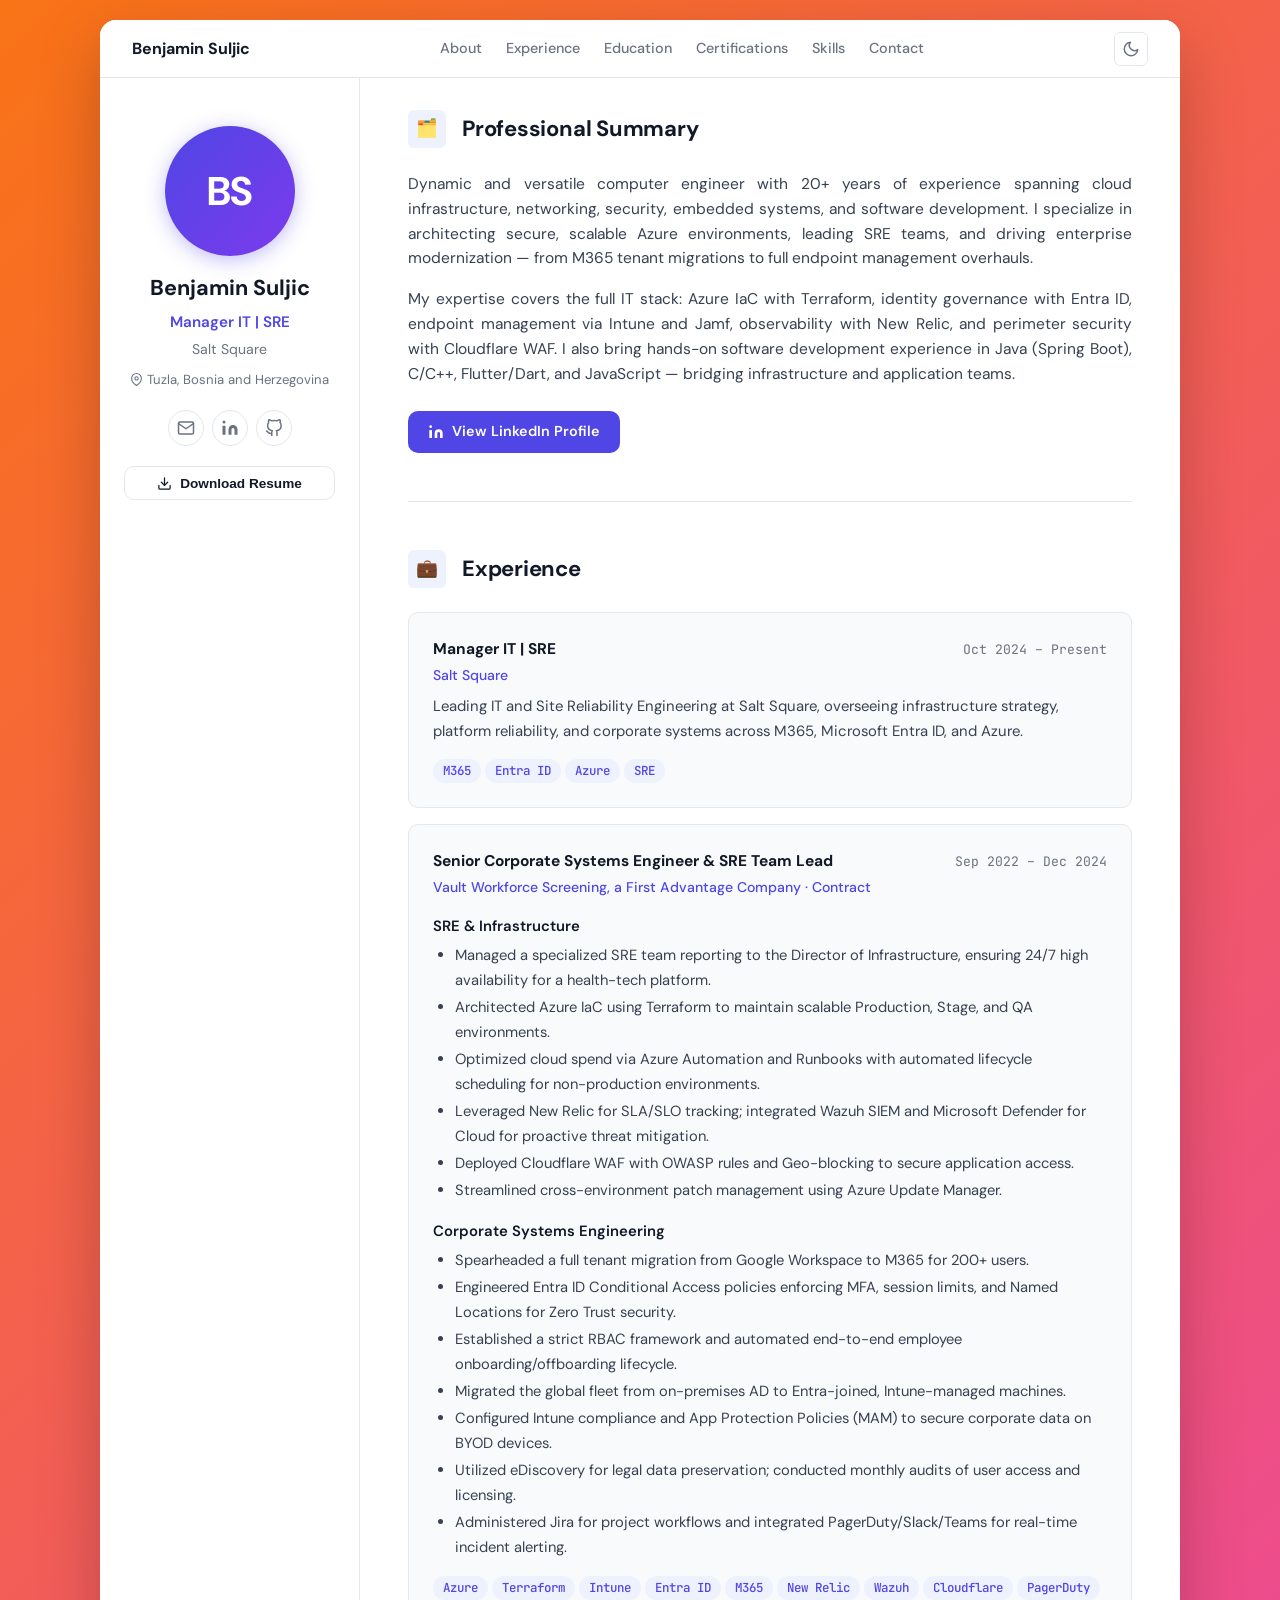
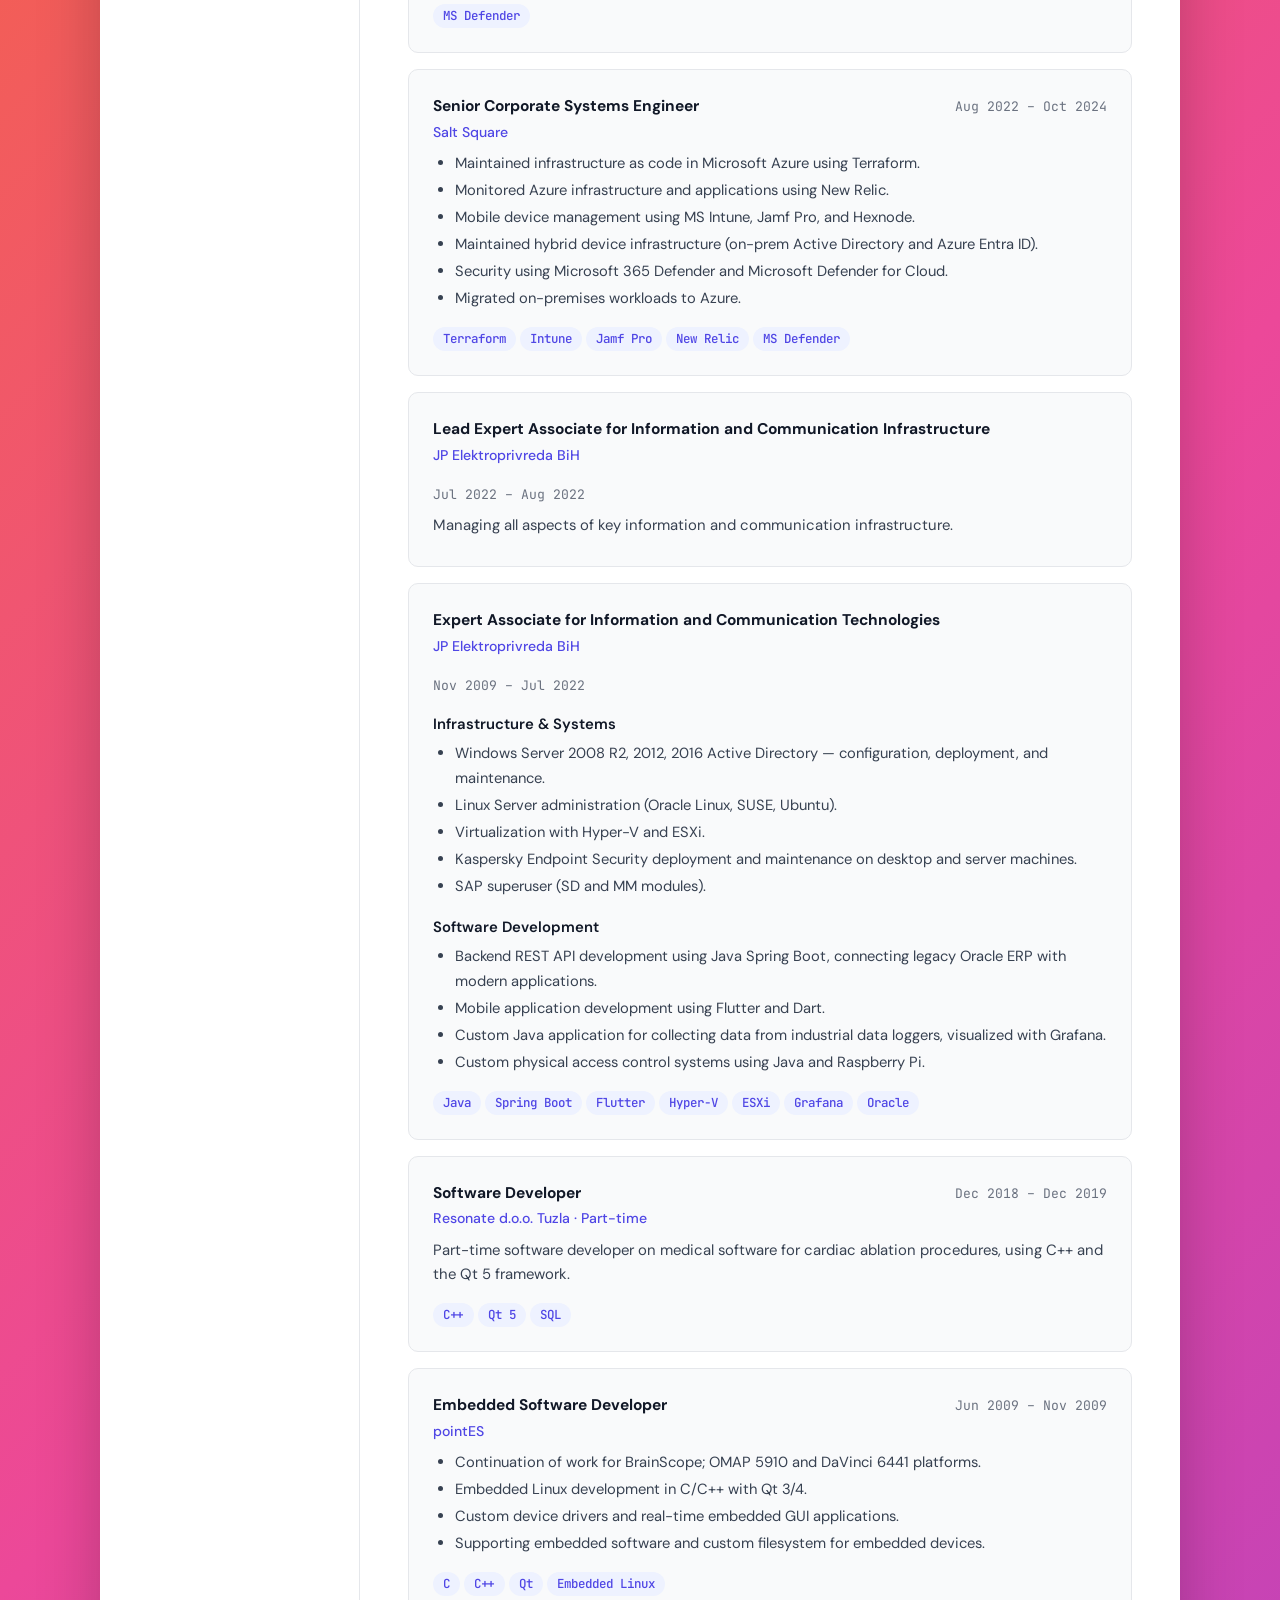
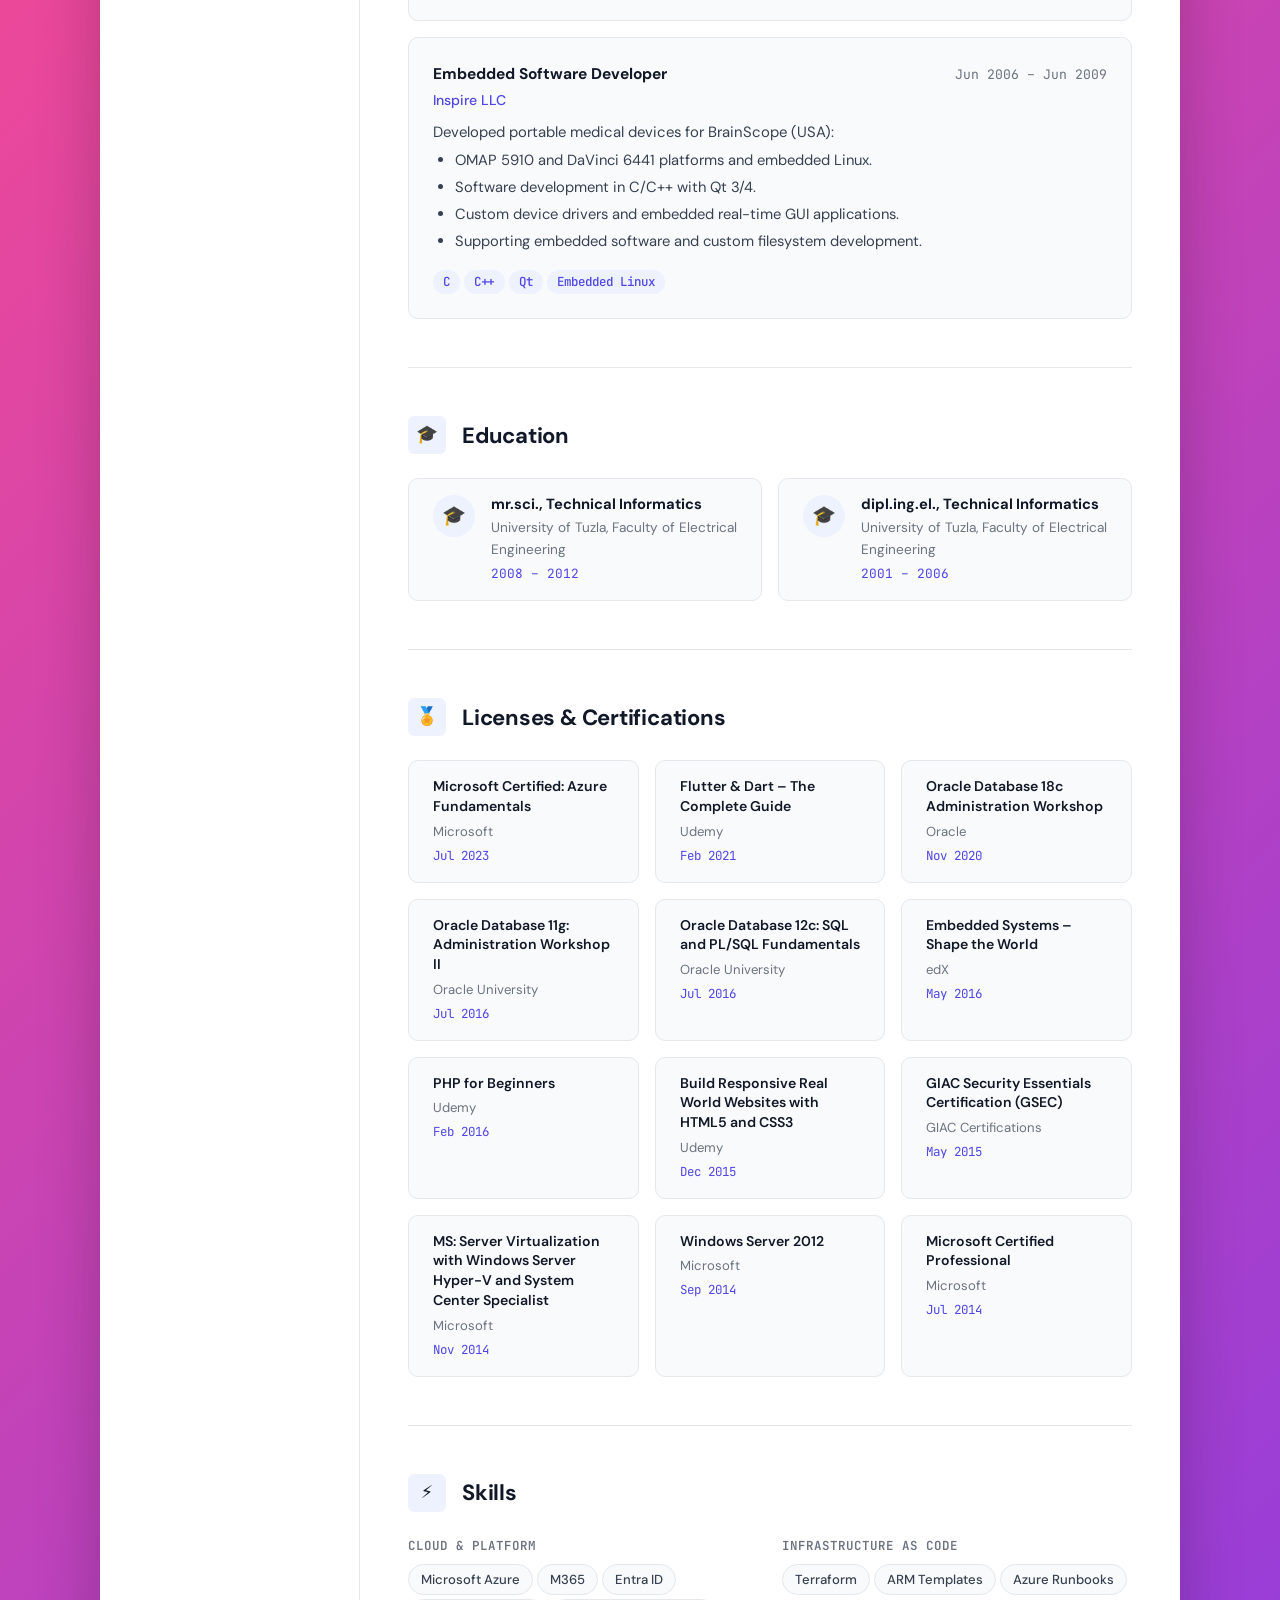
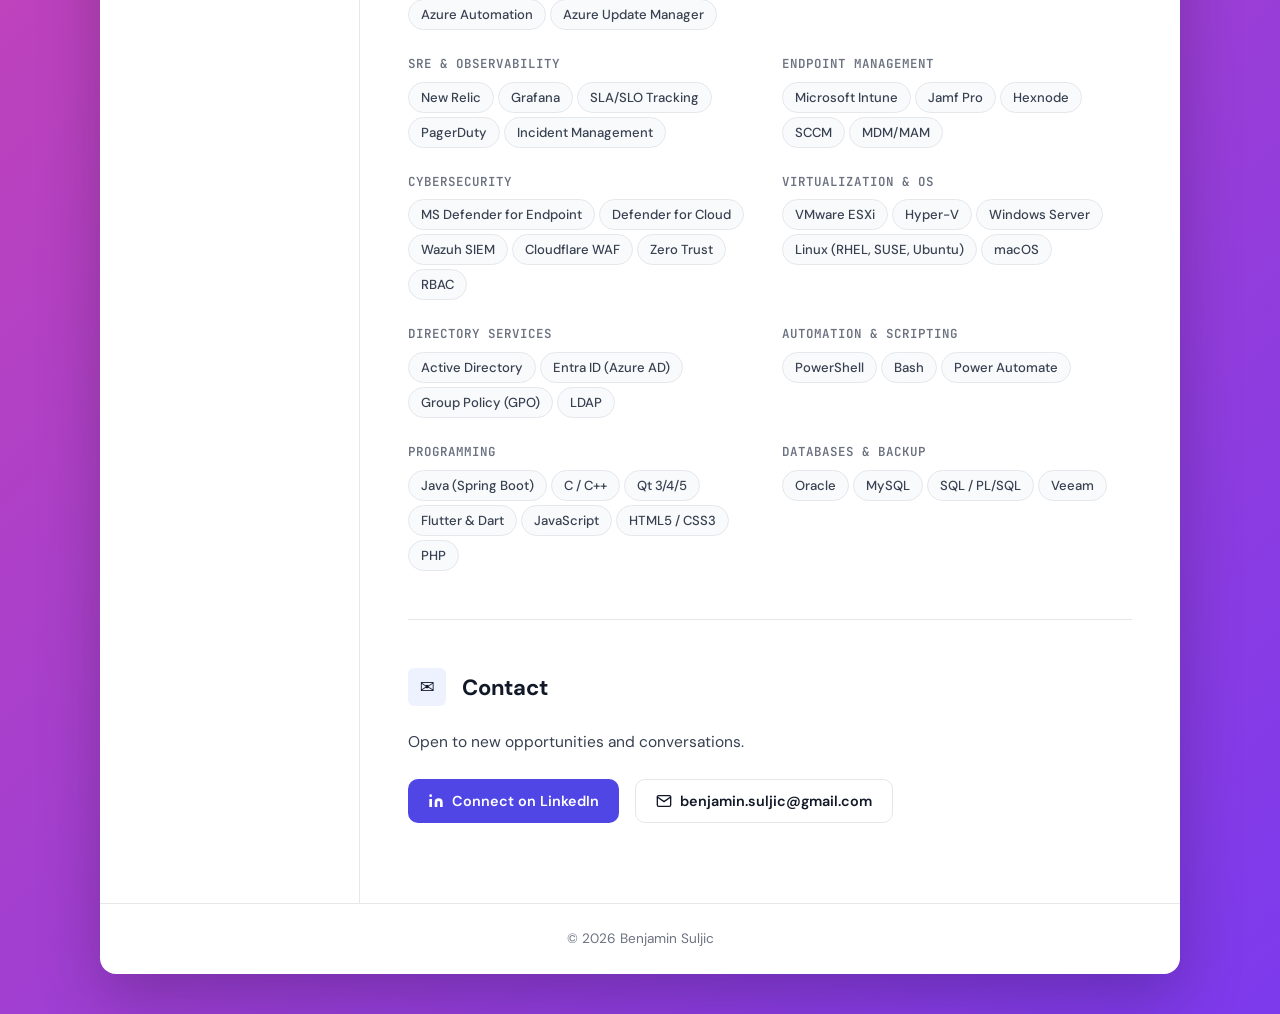
<file: index.html>
<!DOCTYPE html>
<html lang="en">
<head>
  <meta charset="UTF-8">
  <script>
    (function () {
      var stored = localStorage.getItem('theme');
      var prefersDark = window.matchMedia('(prefers-color-scheme: dark)').matches;
      if (stored === 'dark' || (!stored && prefersDark)) {
        document.documentElement.classList.add('dark');
      }
    })();
  </script>
  <meta name="viewport" content="width=device-width, initial-scale=1.0">
  <meta name="description" content="Benjamin Suljic - Manager IT | SRE &amp; Cloud Platform Engineer">
  <title>Benjamin Suljic | CV</title>
  <link rel="canonical" href="https://benjaminsuljic.github.io/">
  <link rel="icon" type="image/svg+xml" href="favicon.svg">

  <meta property="og:type" content="profile">
  <meta property="og:title" content="Benjamin Suljic | CV">
  <meta property="og:description" content="Manager IT | SRE &amp; Cloud Platform Engineer — Azure, Terraform, Entra ID, endpoint management, and 20+ years across infrastructure and software.">
  <meta property="og:url" content="https://benjaminsuljic.github.io/">
  <meta name="twitter:card" content="summary">
  <meta name="twitter:title" content="Benjamin Suljic | CV">
  <meta name="twitter:description" content="Manager IT | SRE &amp; Cloud Platform Engineer — Azure, Terraform, Entra ID, endpoint management, and 20+ years across infrastructure and software.">

  <script type="application/ld+json">
  {
    "@context": "https://schema.org",
    "@type": "Person",
    "name": "Benjamin Suljic",
    "jobTitle": "Manager IT | SRE",
    "url": "https://benjaminsuljic.github.io/",
    "email": "mailto:benjamin.suljic@gmail.com",
    "worksFor": {
      "@type": "Organization",
      "name": "Salt Square"
    },
    "address": {
      "@type": "PostalAddress",
      "addressLocality": "Tuzla",
      "addressCountry": "BA"
    },
    "sameAs": [
      "https://www.linkedin.com/in/benjaminsuljic/",
      "https://github.com/benjaminsuljic"
    ]
  }
  </script>

  <link rel="preconnect" href="https://fonts.googleapis.com">
  <link rel="preconnect" href="https://fonts.gstatic.com" crossorigin>
  <link href="https://fonts.googleapis.com/css2?family=DM+Sans:ital,opsz,wght@0,9..40,300;0,9..40,400;0,9..40,500;0,9..40,600;0,9..40,700;1,9..40,400&family=JetBrains+Mono:wght@400;500&display=swap" rel="stylesheet">
  <link rel="stylesheet" href="css/style.css">
</head>
<body>
  <a href="#main-content" class="skip-link">Skip to content</a>
  <div class="app-wrapper">

    <!-- ── Navigation ── -->
    <header class="site-header">
      <div class="header-inner">
        <a href="#" class="site-brand">Benjamin Suljic</a>
        <nav class="nav" id="mainNav" aria-label="Main navigation">
          <a href="#about">About</a>
          <a href="#experience">Experience</a>
          <a href="#education">Education</a>
          <a href="#certifications">Certifications</a>
          <a href="#skills">Skills</a>
          <a href="#contact">Contact</a>
        </nav>
        <button class="theme-toggle" id="themeToggle" aria-label="Toggle dark mode">
          <svg class="icon icon-moon" xmlns="http://www.w3.org/2000/svg" width="18" height="18" viewBox="0 0 24 24" fill="none" stroke="currentColor" stroke-width="2" stroke-linecap="round" stroke-linejoin="round"><path d="M21 12.79A9 9 0 1 1 11.21 3 7 7 0 0 0 21 12.79z"/></svg>
          <svg class="icon icon-sun" xmlns="http://www.w3.org/2000/svg" width="18" height="18" viewBox="0 0 24 24" fill="none" stroke="currentColor" stroke-width="2" stroke-linecap="round" stroke-linejoin="round"><circle cx="12" cy="12" r="5"/><line x1="12" y1="1" x2="12" y2="3"/><line x1="12" y1="21" x2="12" y2="23"/><line x1="4.22" y1="4.22" x2="5.64" y2="5.64"/><line x1="18.36" y1="18.36" x2="19.78" y2="19.78"/><line x1="1" y1="12" x2="3" y2="12"/><line x1="21" y1="12" x2="23" y2="12"/><line x1="4.22" y1="19.78" x2="5.64" y2="18.36"/><line x1="18.36" y1="5.64" x2="19.78" y2="4.22"/></svg>
        </button>
        <button class="nav-toggle" id="navToggle" aria-label="Toggle navigation menu" aria-expanded="false" aria-controls="mainNav">
          <svg class="icon icon-menu" xmlns="http://www.w3.org/2000/svg" width="20" height="20" viewBox="0 0 24 24" fill="none" stroke="currentColor" stroke-width="2" stroke-linecap="round" stroke-linejoin="round"><line x1="3" y1="6" x2="21" y2="6"/><line x1="3" y1="12" x2="21" y2="12"/><line x1="3" y1="18" x2="21" y2="18"/></svg>
          <svg class="icon icon-close" xmlns="http://www.w3.org/2000/svg" width="20" height="20" viewBox="0 0 24 24" fill="none" stroke="currentColor" stroke-width="2" stroke-linecap="round" stroke-linejoin="round"><line x1="18" y1="6" x2="6" y2="18"/><line x1="6" y1="6" x2="18" y2="18"/></svg>
        </button>
      </div>
    </header>

    <!-- ── Two-column layout ── -->
    <div class="layout">

      <!-- ── Sidebar ── -->
      <aside class="sidebar">
        <div class="profile">
          <div class="avatar" aria-hidden="true"><span>BS</span></div>
          <h1 class="profile-name">Benjamin Suljic</h1>
          <p class="profile-role">Manager IT | SRE</p>
          <p class="profile-org">Salt Square</p>
          <p class="profile-location">
            <svg xmlns="http://www.w3.org/2000/svg" width="13" height="13" viewBox="0 0 24 24" fill="none" stroke="currentColor" stroke-width="2" stroke-linecap="round" stroke-linejoin="round"><path d="M21 10c0 7-9 13-9 13s-9-6-9-13a9 9 0 0 1 18 0z"/><circle cx="12" cy="10" r="3"/></svg>
            Tuzla, Bosnia and Herzegovina
          </p>
          <div class="social-links">
            <a href="mailto:benjamin.suljic@gmail.com" class="social-btn" aria-label="Email">
              <svg xmlns="http://www.w3.org/2000/svg" width="18" height="18" viewBox="0 0 24 24" fill="none" stroke="currentColor" stroke-width="2" stroke-linecap="round" stroke-linejoin="round"><path d="M4 4h16c1.1 0 2 .9 2 2v12c0 1.1-.9 2-2 2H4c-1.1 0-2-.9-2-2V6c0-1.1.9-2 2-2z"/><polyline points="22,6 12,13 2,6"/></svg>
            </a>
            <a href="https://www.linkedin.com/in/benjaminsuljic/" target="_blank" rel="noopener noreferrer" class="social-btn" aria-label="LinkedIn">
              <svg xmlns="http://www.w3.org/2000/svg" width="18" height="18" viewBox="0 0 24 24" fill="currentColor"><path d="M16 8a6 6 0 0 1 6 6v7h-4v-7a2 2 0 0 0-2-2 2 2 0 0 0-2 2v7h-4v-7a6 6 0 0 1 6-6z"/><rect x="2" y="9" width="4" height="12"/><circle cx="4" cy="4" r="2"/></svg>
            </a>
            <a href="https://github.com/benjaminsuljic" target="_blank" rel="noopener noreferrer" class="social-btn" aria-label="GitHub">
              <svg xmlns="http://www.w3.org/2000/svg" width="18" height="18" viewBox="0 0 24 24" fill="none" stroke="currentColor" stroke-width="2" stroke-linecap="round" stroke-linejoin="round"><path d="M9 19c-5 1.5-5-2.5-7-3m14 6v-3.87a3.37 3.37 0 0 0-.94-2.61c3.14-.35 6.44-1.54 6.44-7A5.44 5.44 0 0 0 20 4.77 5.07 5.07 0 0 0 19.91 1S18.73.65 16 2.48a13.38 13.38 0 0 0-7 0C6.27.65 5.09 1 5.09 1A5.07 5.07 0 0 0 5 4.77a5.44 5.44 0 0 0-1.5 3.78c0 5.42 3.3 6.61 6.44 7A3.37 3.37 0 0 0 9 18.13V22"/></svg>
            </a>
          </div>
          <button class="btn-secondary btn-download" id="downloadResume" type="button">
            <svg xmlns="http://www.w3.org/2000/svg" width="15" height="15" viewBox="0 0 24 24" fill="none" stroke="currentColor" stroke-width="2" stroke-linecap="round" stroke-linejoin="round"><path d="M21 15v4a2 2 0 0 1-2 2H5a2 2 0 0 1-2-2v-4"/><polyline points="7 10 12 15 17 10"/><line x1="12" y1="15" x2="12" y2="3"/></svg>
            Download Resume
          </button>
        </div>
      </aside>

      <!-- ── Main content ── -->
      <main class="main-content" id="main-content">

        <!-- About -->
        <section class="cv-section" id="about">
          <div class="section-header">
            <span class="section-icon" aria-hidden="true">🗂️</span>
            <h2>Professional Summary</h2>
          </div>
          <p class="about-text">
            Dynamic and versatile computer engineer with 20+ years of experience spanning cloud infrastructure, networking, security, embedded systems, and software development. I specialize in architecting secure, scalable Azure environments, leading SRE teams, and driving enterprise modernization — from M365 tenant migrations to full endpoint management overhauls.
          </p>
          <p class="about-text">
            My expertise covers the full IT stack: Azure IaC with Terraform, identity governance with Entra ID, endpoint management via Intune and Jamf, observability with New Relic, and perimeter security with Cloudflare WAF. I also bring hands-on software development experience in Java (Spring Boot), C/C++, Flutter/Dart, and JavaScript — bridging infrastructure and application teams.
          </p>
          <a href="https://www.linkedin.com/in/benjaminsuljic/" target="_blank" rel="noopener noreferrer" class="btn-primary">
            <svg xmlns="http://www.w3.org/2000/svg" width="16" height="16" viewBox="0 0 24 24" fill="currentColor"><path d="M16 8a6 6 0 0 1 6 6v7h-4v-7a2 2 0 0 0-2-2 2 2 0 0 0-2 2v7h-4v-7a6 6 0 0 1 6-6z"/><rect x="2" y="9" width="4" height="12"/><circle cx="4" cy="4" r="2"/></svg>
            View LinkedIn Profile
          </a>
        </section>

        <!-- Experience -->
        <section class="cv-section" id="experience">
          <div class="section-header">
            <span class="section-icon" aria-hidden="true">💼</span>
            <h2>Experience</h2>
          </div>
          <div class="timeline">

            <article class="exp-card">
              <div class="exp-card-header">
                <div class="exp-card-title">
                  <span class="exp-role">Manager IT | SRE</span>
                  <span class="exp-company">Salt Square</span>
                </div>
                <span class="exp-date">Oct 2024 – Present</span>
              </div>
              <p class="exp-desc">
                Leading IT and Site Reliability Engineering at Salt Square, overseeing infrastructure strategy, platform reliability, and corporate systems across M365, Microsoft Entra ID, and Azure.
              </p>
              <div class="exp-tags">
                <span class="tag">M365</span>
                <span class="tag">Entra ID</span>
                <span class="tag">Azure</span>
                <span class="tag">SRE</span>
              </div>
            </article>

            <article class="exp-card">
              <div class="exp-card-header">
                <div class="exp-card-title">
                  <span class="exp-role">Senior Corporate Systems Engineer &amp; SRE Team Lead</span>
                  <span class="exp-company">Vault Workforce Screening, a First Advantage Company &middot; Contract</span>
                </div>
                <span class="exp-date">Sep 2022 – Dec 2024</span>
              </div>
              <p class="exp-desc exp-subheading">SRE &amp; Infrastructure</p>
              <ul class="exp-bullets">
                <li>Managed a specialized SRE team reporting to the Director of Infrastructure, ensuring 24/7 high availability for a health-tech platform.</li>
                <li>Architected Azure IaC using Terraform to maintain scalable Production, Stage, and QA environments.</li>
                <li>Optimized cloud spend via Azure Automation and Runbooks with automated lifecycle scheduling for non-production environments.</li>
                <li>Leveraged New Relic for SLA/SLO tracking; integrated Wazuh SIEM and Microsoft Defender for Cloud for proactive threat mitigation.</li>
                <li>Deployed Cloudflare WAF with OWASP rules and Geo-blocking to secure application access.</li>
                <li>Streamlined cross-environment patch management using Azure Update Manager.</li>
              </ul>
              <p class="exp-desc exp-subheading">Corporate Systems Engineering</p>
              <ul class="exp-bullets">
                <li>Spearheaded a full tenant migration from Google Workspace to M365 for 200+ users.</li>
                <li>Engineered Entra ID Conditional Access policies enforcing MFA, session limits, and Named Locations for Zero Trust security.</li>
                <li>Established a strict RBAC framework and automated end-to-end employee onboarding/offboarding lifecycle.</li>
                <li>Migrated the global fleet from on-premises AD to Entra-joined, Intune-managed machines.</li>
                <li>Configured Intune compliance and App Protection Policies (MAM) to secure corporate data on BYOD devices.</li>
                <li>Utilized eDiscovery for legal data preservation; conducted monthly audits of user access and licensing.</li>
                <li>Administered Jira for project workflows and integrated PagerDuty/Slack/Teams for real-time incident alerting.</li>
              </ul>
              <div class="exp-tags">
                <span class="tag">Azure</span>
                <span class="tag">Terraform</span>
                <span class="tag">Intune</span>
                <span class="tag">Entra ID</span>
                <span class="tag">M365</span>
                <span class="tag">New Relic</span>
                <span class="tag">Wazuh</span>
                <span class="tag">Cloudflare</span>
                <span class="tag">PagerDuty</span>
                <span class="tag">MS Defender</span>
              </div>
            </article>

            <article class="exp-card">
              <div class="exp-card-header">
                <div class="exp-card-title">
                  <span class="exp-role">Senior Corporate Systems Engineer</span>
                  <span class="exp-company">Salt Square</span>
                </div>
                <span class="exp-date">Aug 2022 – Oct 2024</span>
              </div>
              <ul class="exp-bullets">
                <li>Maintained infrastructure as code in Microsoft Azure using Terraform.</li>
                <li>Monitored Azure infrastructure and applications using New Relic.</li>
                <li>Mobile device management using MS Intune, Jamf Pro, and Hexnode.</li>
                <li>Maintained hybrid device infrastructure (on-prem Active Directory and Azure Entra ID).</li>
                <li>Security using Microsoft 365 Defender and Microsoft Defender for Cloud.</li>
                <li>Migrated on-premises workloads to Azure.</li>
              </ul>
              <div class="exp-tags">
                <span class="tag">Terraform</span>
                <span class="tag">Intune</span>
                <span class="tag">Jamf Pro</span>
                <span class="tag">New Relic</span>
                <span class="tag">MS Defender</span>
              </div>
            </article>

            <article class="exp-card">
              <div class="exp-card-header">
                <div class="exp-card-title">
                  <span class="exp-role">Lead Expert Associate for Information and Communication Infrastructure</span>
                  <span class="exp-company">JP Elektroprivreda BiH</span>
                </div>
                <span class="exp-date">Jul 2022 – Aug 2022</span>
              </div>
              <p class="exp-desc">Managing all aspects of key information and communication infrastructure.</p>
            </article>

            <article class="exp-card">
              <div class="exp-card-header">
                <div class="exp-card-title">
                  <span class="exp-role">Expert Associate for Information and Communication Technologies</span>
                  <span class="exp-company">JP Elektroprivreda BiH</span>
                </div>
                <span class="exp-date">Nov 2009 – Jul 2022</span>
              </div>
              <p class="exp-desc exp-subheading">Infrastructure &amp; Systems</p>
              <ul class="exp-bullets">
                <li>Windows Server 2008 R2, 2012, 2016 Active Directory — configuration, deployment, and maintenance.</li>
                <li>Linux Server administration (Oracle Linux, SUSE, Ubuntu).</li>
                <li>Virtualization with Hyper-V and ESXi.</li>
                <li>Kaspersky Endpoint Security deployment and maintenance on desktop and server machines.</li>
                <li>SAP superuser (SD and MM modules).</li>
              </ul>
              <p class="exp-desc exp-subheading">Software Development</p>
              <ul class="exp-bullets">
                <li>Backend REST API development using Java Spring Boot, connecting legacy Oracle ERP with modern applications.</li>
                <li>Mobile application development using Flutter and Dart.</li>
                <li>Custom Java application for collecting data from industrial data loggers, visualized with Grafana.</li>
                <li>Custom physical access control systems using Java and Raspberry Pi.</li>
              </ul>
              <div class="exp-tags">
                <span class="tag">Java</span>
                <span class="tag">Spring Boot</span>
                <span class="tag">Flutter</span>
                <span class="tag">Hyper-V</span>
                <span class="tag">ESXi</span>
                <span class="tag">Grafana</span>
                <span class="tag">Oracle</span>
              </div>
            </article>

            <article class="exp-card">
              <div class="exp-card-header">
                <div class="exp-card-title">
                  <span class="exp-role">Software Developer</span>
                  <span class="exp-company">Resonate d.o.o. Tuzla &middot; Part-time</span>
                </div>
                <span class="exp-date">Dec 2018 – Dec 2019</span>
              </div>
              <p class="exp-desc">
                Part-time software developer on medical software for cardiac ablation procedures, using C++ and the Qt 5 framework.
              </p>
              <div class="exp-tags">
                <span class="tag">C++</span>
                <span class="tag">Qt 5</span>
                <span class="tag">SQL</span>
              </div>
            </article>

            <article class="exp-card">
              <div class="exp-card-header">
                <div class="exp-card-title">
                  <span class="exp-role">Embedded Software Developer</span>
                  <span class="exp-company">pointES</span>
                </div>
                <span class="exp-date">Jun 2009 – Nov 2009</span>
              </div>
              <ul class="exp-bullets">
                <li>Continuation of work for BrainScope; OMAP 5910 and DaVinci 6441 platforms.</li>
                <li>Embedded Linux development in C/C++ with Qt 3/4.</li>
                <li>Custom device drivers and real-time embedded GUI applications.</li>
                <li>Supporting embedded software and custom filesystem for embedded devices.</li>
              </ul>
              <div class="exp-tags">
                <span class="tag">C</span>
                <span class="tag">C++</span>
                <span class="tag">Qt</span>
                <span class="tag">Embedded Linux</span>
              </div>
            </article>

            <article class="exp-card">
              <div class="exp-card-header">
                <div class="exp-card-title">
                  <span class="exp-role">Embedded Software Developer</span>
                  <span class="exp-company">Inspire LLC</span>
                </div>
                <span class="exp-date">Jun 2006 – Jun 2009</span>
              </div>
              <p class="exp-desc">Developed portable medical devices for BrainScope (USA):</p>
              <ul class="exp-bullets">
                <li>OMAP 5910 and DaVinci 6441 platforms and embedded Linux.</li>
                <li>Software development in C/C++ with Qt 3/4.</li>
                <li>Custom device drivers and embedded real-time GUI applications.</li>
                <li>Supporting embedded software and custom filesystem development.</li>
              </ul>
              <div class="exp-tags">
                <span class="tag">C</span>
                <span class="tag">C++</span>
                <span class="tag">Qt</span>
                <span class="tag">Embedded Linux</span>
              </div>
            </article>

          </div>
        </section>

        <!-- Education -->
        <section class="cv-section" id="education">
          <div class="section-header">
            <span class="section-icon" aria-hidden="true">🎓</span>
            <h2>Education</h2>
          </div>
          <div class="edu-grid">
            <div class="edu-card">
              <div class="edu-icon-wrap" aria-hidden="true">🎓</div>
              <div class="edu-info">
                <span class="edu-degree">mr.sci., Technical Informatics</span>
                <span class="edu-school">University of Tuzla, Faculty of Electrical Engineering</span>
                <span class="edu-dates">2008 – 2012</span>
              </div>
            </div>
            <div class="edu-card">
              <div class="edu-icon-wrap" aria-hidden="true">🎓</div>
              <div class="edu-info">
                <span class="edu-degree">dipl.ing.el., Technical Informatics</span>
                <span class="edu-school">University of Tuzla, Faculty of Electrical Engineering</span>
                <span class="edu-dates">2001 – 2006</span>
              </div>
            </div>
          </div>
        </section>

        <!-- Certifications -->
        <section class="cv-section" id="certifications">
          <div class="section-header">
            <span class="section-icon" aria-hidden="true">🏅</span>
            <h2>Licenses &amp; Certifications</h2>
          </div>
          <div class="cert-grid">
            <div class="cert-card">
              <span class="cert-name">Microsoft Certified: Azure Fundamentals</span>
              <span class="cert-issuer">Microsoft</span>
              <span class="cert-date">Jul 2023</span>
            </div>
            <div class="cert-card">
              <span class="cert-name">Flutter &amp; Dart – The Complete Guide</span>
              <span class="cert-issuer">Udemy</span>
              <span class="cert-date">Feb 2021</span>
            </div>
            <div class="cert-card">
              <span class="cert-name">Oracle Database 18c Administration Workshop</span>
              <span class="cert-issuer">Oracle</span>
              <span class="cert-date">Nov 2020</span>
            </div>
            <div class="cert-card">
              <span class="cert-name">Oracle Database 11g: Administration Workshop II</span>
              <span class="cert-issuer">Oracle University</span>
              <span class="cert-date">Jul 2016</span>
            </div>
            <div class="cert-card">
              <span class="cert-name">Oracle Database 12c: SQL and PL/SQL Fundamentals</span>
              <span class="cert-issuer">Oracle University</span>
              <span class="cert-date">Jul 2016</span>
            </div>
            <div class="cert-card">
              <span class="cert-name">Embedded Systems – Shape the World</span>
              <span class="cert-issuer">edX</span>
              <span class="cert-date">May 2016</span>
            </div>
            <div class="cert-card">
              <span class="cert-name">PHP for Beginners</span>
              <span class="cert-issuer">Udemy</span>
              <span class="cert-date">Feb 2016</span>
            </div>
            <div class="cert-card">
              <span class="cert-name">Build Responsive Real World Websites with HTML5 and CSS3</span>
              <span class="cert-issuer">Udemy</span>
              <span class="cert-date">Dec 2015</span>
            </div>
            <div class="cert-card">
              <span class="cert-name">GIAC Security Essentials Certification (GSEC)</span>
              <span class="cert-issuer">GIAC Certifications</span>
              <span class="cert-date">May 2015</span>
            </div>
            <div class="cert-card">
              <span class="cert-name">MS: Server Virtualization with Windows Server Hyper-V and System Center Specialist</span>
              <span class="cert-issuer">Microsoft</span>
              <span class="cert-date">Nov 2014</span>
            </div>
            <div class="cert-card">
              <span class="cert-name">Windows Server 2012</span>
              <span class="cert-issuer">Microsoft</span>
              <span class="cert-date">Sep 2014</span>
            </div>
            <div class="cert-card">
              <span class="cert-name">Microsoft Certified Professional</span>
              <span class="cert-issuer">Microsoft</span>
              <span class="cert-date">Jul 2014</span>
            </div>
          </div>
        </section>

        <!-- Skills -->
        <section class="cv-section" id="skills">
          <div class="section-header">
            <span class="section-icon" aria-hidden="true">⚡</span>
            <h2>Skills</h2>
          </div>
          <div class="skills-grid">
            <div class="skill-group">
              <h3 class="skill-group-title">Cloud &amp; Platform</h3>
              <div class="skill-tags">
                <span class="skill-tag">Microsoft Azure</span>
                <span class="skill-tag">M365</span>
                <span class="skill-tag">Entra ID</span>
                <span class="skill-tag">Azure Automation</span>
                <span class="skill-tag">Azure Update Manager</span>
              </div>
            </div>
            <div class="skill-group">
              <h3 class="skill-group-title">Infrastructure as Code</h3>
              <div class="skill-tags">
                <span class="skill-tag">Terraform</span>
                <span class="skill-tag">ARM Templates</span>
                <span class="skill-tag">Azure Runbooks</span>
              </div>
            </div>
            <div class="skill-group">
              <h3 class="skill-group-title">SRE &amp; Observability</h3>
              <div class="skill-tags">
                <span class="skill-tag">New Relic</span>
                <span class="skill-tag">Grafana</span>
                <span class="skill-tag">SLA/SLO Tracking</span>
                <span class="skill-tag">PagerDuty</span>
                <span class="skill-tag">Incident Management</span>
              </div>
            </div>
            <div class="skill-group">
              <h3 class="skill-group-title">Endpoint Management</h3>
              <div class="skill-tags">
                <span class="skill-tag">Microsoft Intune</span>
                <span class="skill-tag">Jamf Pro</span>
                <span class="skill-tag">Hexnode</span>
                <span class="skill-tag">SCCM</span>
                <span class="skill-tag">MDM/MAM</span>
              </div>
            </div>
            <div class="skill-group">
              <h3 class="skill-group-title">Cybersecurity</h3>
              <div class="skill-tags">
                <span class="skill-tag">MS Defender for Endpoint</span>
                <span class="skill-tag">Defender for Cloud</span>
                <span class="skill-tag">Wazuh SIEM</span>
                <span class="skill-tag">Cloudflare WAF</span>
                <span class="skill-tag">Zero Trust</span>
                <span class="skill-tag">RBAC</span>
              </div>
            </div>
            <div class="skill-group">
              <h3 class="skill-group-title">Virtualization &amp; OS</h3>
              <div class="skill-tags">
                <span class="skill-tag">VMware ESXi</span>
                <span class="skill-tag">Hyper-V</span>
                <span class="skill-tag">Windows Server</span>
                <span class="skill-tag">Linux (RHEL, SUSE, Ubuntu)</span>
                <span class="skill-tag">macOS</span>
              </div>
            </div>
            <div class="skill-group">
              <h3 class="skill-group-title">Directory Services</h3>
              <div class="skill-tags">
                <span class="skill-tag">Active Directory</span>
                <span class="skill-tag">Entra ID (Azure AD)</span>
                <span class="skill-tag">Group Policy (GPO)</span>
                <span class="skill-tag">LDAP</span>
              </div>
            </div>
            <div class="skill-group">
              <h3 class="skill-group-title">Automation &amp; Scripting</h3>
              <div class="skill-tags">
                <span class="skill-tag">PowerShell</span>
                <span class="skill-tag">Bash</span>
                <span class="skill-tag">Power Automate</span>
              </div>
            </div>
            <div class="skill-group">
              <h3 class="skill-group-title">Programming</h3>
              <div class="skill-tags">
                <span class="skill-tag">Java (Spring Boot)</span>
                <span class="skill-tag">C / C++</span>
                <span class="skill-tag">Qt 3/4/5</span>
                <span class="skill-tag">Flutter &amp; Dart</span>
                <span class="skill-tag">JavaScript</span>
                <span class="skill-tag">HTML5 / CSS3</span>
                <span class="skill-tag">PHP</span>
              </div>
            </div>
            <div class="skill-group">
              <h3 class="skill-group-title">Databases &amp; Backup</h3>
              <div class="skill-tags">
                <span class="skill-tag">Oracle</span>
                <span class="skill-tag">MySQL</span>
                <span class="skill-tag">SQL / PL/SQL</span>
                <span class="skill-tag">Veeam</span>
              </div>
            </div>
          </div>
        </section>

        <!-- Contact -->
        <section class="cv-section cv-section--last" id="contact">
          <div class="section-header">
            <span class="section-icon" aria-hidden="true">✉️</span>
            <h2>Contact</h2>
          </div>
          <p class="about-text">Open to new opportunities and conversations.</p>
          <div class="contact-actions">
            <a href="https://www.linkedin.com/in/benjaminsuljic/" target="_blank" rel="noopener noreferrer" class="btn-primary">
              <svg xmlns="http://www.w3.org/2000/svg" width="16" height="16" viewBox="0 0 24 24" fill="currentColor"><path d="M16 8a6 6 0 0 1 6 6v7h-4v-7a2 2 0 0 0-2-2 2 2 0 0 0-2 2v7h-4v-7a6 6 0 0 1 6-6z"/><rect x="2" y="9" width="4" height="12"/><circle cx="4" cy="4" r="2"/></svg>
              Connect on LinkedIn
            </a>
            <a href="mailto:benjamin.suljic@gmail.com" class="btn-secondary">
              <svg xmlns="http://www.w3.org/2000/svg" width="16" height="16" viewBox="0 0 24 24" fill="none" stroke="currentColor" stroke-width="2" stroke-linecap="round" stroke-linejoin="round"><path d="M4 4h16c1.1 0 2 .9 2 2v12c0 1.1-.9 2-2 2H4c-1.1 0-2-.9-2-2V6c0-1.1.9-2 2-2z"/><polyline points="22,6 12,13 2,6"/></svg>
              benjamin.suljic@gmail.com
            </a>
          </div>
        </section>

      </main>
    </div><!-- /.layout -->

    <footer class="site-footer">
      <p>&copy; <span id="year"></span> Benjamin Suljic</p>
    </footer>

  </div><!-- /.app-wrapper -->

  <script src="js/main.js"></script>
</body>
</html>
</file>
<file: css/style.css>
/* ─────────────────────────────────────────────
   Variables
───────────────────────────────────────────── */
:root {
  --font-sans: "DM Sans", system-ui, sans-serif;
  --font-mono: "JetBrains Mono", monospace;

  /* Light mode */
  --color-bg:            #ffffff;
  --color-surface:       #f9fafb;
  --color-surface-hover: #f3f4f6;
  --color-border:        #e5e7eb;
  --color-text:          #111827;
  --color-text-muted:    #6b7280;
  --color-text-secondary:#374151;
  --color-accent:        #4f46e5;
  --color-accent-light:  #eef2ff;
  --color-accent-hover:  #4338ca;
  --color-btn-fg:        #ffffff;
  --color-shadow:        rgba(0, 0, 0, 0.08);

  --header-height: 58px;
  --sidebar-width: 260px;
  --radius-sm:  6px;
  --radius-md: 10px;
  --radius-lg: 16px;

  --space-xs:  0.25rem;
  --space-sm:  0.5rem;
  --space-md:  1rem;
  --space-lg:  1.5rem;
  --space-xl:  2rem;
  --space-2xl: 3rem;
}

html.dark {
  --color-bg:            #1e2433;
  --color-surface:       #262d3d;
  --color-surface-hover: #2e3650;
  --color-border:        #374151;
  --color-text:          #f3f4f6;
  --color-text-muted:    #9ca3af;
  --color-text-secondary:#d1d5db;
  --color-accent:        #818cf8;
  --color-accent-light:  rgba(99, 102, 241, 0.15);
  --color-accent-hover:  #6366f1;
  --color-shadow:        rgba(0, 0, 0, 0.3);
}

/* ─────────────────────────────────────────────
   Reset & base
───────────────────────────────────────────── */
*, *::before, *::after { box-sizing: border-box; }
html { scroll-behavior: smooth; }

body {
  margin: 0;
  padding: 20px 16px 40px;
  min-height: 100vh;
  font-family: var(--font-sans);
  font-size: 1rem;
  line-height: 1.6;
  color: var(--color-text);
  background: linear-gradient(135deg, #f97316 0%, #ec4899 45%, #7c3aed 100%);
  -webkit-font-smoothing: antialiased;
}

html.dark body {
  background: linear-gradient(135deg, #c2410c 0%, #9d174d 45%, #4c1d95 100%);
}

a {
  color: var(--color-accent);
  text-decoration: none;
  transition: color 0.2s;
}
a:hover { color: var(--color-accent-hover); }

/* ─────────────────────────────────────────────
   App wrapper (white card)
───────────────────────────────────────────── */
.app-wrapper {
  max-width: 1080px;
  margin: 0 auto;
  background: var(--color-bg);
  border-radius: var(--radius-lg);
  overflow: hidden;
  box-shadow: 0 24px 64px rgba(0, 0, 0, 0.22);
  transition: background 0.25s;
}

/* ─────────────────────────────────────────────
   Header / nav
───────────────────────────────────────────── */
.site-header {
  height: var(--header-height);
  background: var(--color-bg);
  border-bottom: 1px solid var(--color-border);
  transition: background 0.25s, border-color 0.25s;
}

.header-inner {
  display: flex;
  align-items: center;
  gap: var(--space-md);
  height: 100%;
  padding: 0 var(--space-xl);
}

.site-brand {
  font-weight: 700;
  font-size: 1rem;
  color: var(--color-text);
  white-space: nowrap;
  flex-shrink: 0;
}
.site-brand:hover { color: var(--color-accent); }

.nav {
  display: flex;
  flex-wrap: wrap;
  gap: var(--space-xs) var(--space-lg);
  margin: 0 auto;
}

.nav a {
  font-size: 0.9rem;
  font-weight: 500;
  color: var(--color-text-muted);
  transition: color 0.2s;
}
.nav a:hover { color: var(--color-text); }

/* Dark mode toggle */
.theme-toggle {
  flex-shrink: 0;
  display: flex;
  align-items: center;
  justify-content: center;
  width: 34px;
  height: 34px;
  border: 1px solid var(--color-border);
  border-radius: var(--radius-sm);
  background: transparent;
  color: var(--color-text-muted);
  cursor: pointer;
  transition: background 0.2s, color 0.2s;
}
.theme-toggle:hover {
  background: var(--color-surface);
  color: var(--color-text);
}

/* Show moon in light mode, sun in dark mode */
.icon-sun  { display: none; }
.icon-moon { display: block; }
html.dark .icon-sun  { display: block; }
html.dark .icon-moon { display: none; }

/* Hamburger nav toggle (mobile only) */
.nav-toggle {
  display: none;
  flex-shrink: 0;
  align-items: center;
  justify-content: center;
  width: 34px;
  height: 34px;
  border: 1px solid var(--color-border);
  border-radius: var(--radius-sm);
  background: transparent;
  color: var(--color-text-muted);
  cursor: pointer;
  transition: background 0.2s, color 0.2s;
}
.nav-toggle:hover {
  background: var(--color-surface);
  color: var(--color-text);
}
.icon-close { display: none; }
.nav-toggle[aria-expanded="true"] .icon-menu  { display: none; }
.nav-toggle[aria-expanded="true"] .icon-close { display: block; }

/* Skip link */
.skip-link {
  position: absolute;
  left: -9999px;
  top: 0;
  z-index: 1000;
  padding: 0.6rem 1.1rem;
  background: var(--color-accent);
  color: #fff;
  font-weight: 600;
  border-radius: 0 0 var(--radius-sm) 0;
}
.skip-link:focus {
  left: 0;
}

/* ─────────────────────────────────────────────
   Two-column layout
───────────────────────────────────────────── */
.layout {
  display: grid;
  grid-template-columns: var(--sidebar-width) 1fr;
  align-items: start;
}

/* ─────────────────────────────────────────────
   Sidebar
───────────────────────────────────────────── */
.sidebar {
  border-right: 1px solid var(--color-border);
  padding: var(--space-2xl) var(--space-lg);
  min-height: 100%;
}

.profile {
  display: flex;
  flex-direction: column;
  align-items: center;
  text-align: center;
  gap: var(--space-xs);
}

/* Avatar circle with initials */
.avatar {
  width: 130px;
  height: 130px;
  border-radius: 50%;
  background: linear-gradient(135deg, var(--color-accent) 0%, #7c3aed 100%);
  display: flex;
  align-items: center;
  justify-content: center;
  margin-bottom: var(--space-sm);
  box-shadow: 0 4px 20px rgba(79, 70, 229, 0.35);
  flex-shrink: 0;
}

.avatar span {
  font-size: 2.5rem;
  font-weight: 700;
  color: #ffffff;
  letter-spacing: -0.02em;
}

.profile-name {
  margin: var(--space-sm) 0 var(--space-xs);
  font-size: 1.35rem;
  font-weight: 700;
  color: var(--color-text);
  line-height: 1.2;
}

.profile-role {
  margin: 0;
  font-size: 0.95rem;
  font-weight: 600;
  color: var(--color-accent);
}

.profile-org {
  margin: 0;
  font-size: 0.88rem;
  color: var(--color-text-muted);
}

.profile-location {
  margin: var(--space-xs) 0 0;
  font-size: 0.82rem;
  color: var(--color-text-muted);
  display: flex;
  align-items: center;
  justify-content: center;
  gap: 4px;
}

.social-links {
  display: flex;
  gap: var(--space-sm);
  margin-top: var(--space-md);
  justify-content: center;
}

.social-btn {
  display: flex;
  align-items: center;
  justify-content: center;
  width: 36px;
  height: 36px;
  border-radius: 50%;
  border: 1px solid var(--color-border);
  color: var(--color-text-muted);
  transition: background 0.2s, color 0.2s, border-color 0.2s;
}
.social-btn:hover {
  background: var(--color-accent-light);
  color: var(--color-accent);
  border-color: var(--color-accent);
}

/* ─────────────────────────────────────────────
   Main content
───────────────────────────────────────────── */
.main-content {
  padding: var(--space-xl) var(--space-2xl);
}

/* ─────────────────────────────────────────────
   Sections
───────────────────────────────────────────── */
.cv-section {
  padding-bottom: var(--space-2xl);
  border-bottom: 1px solid var(--color-border);
  margin-bottom: var(--space-2xl);
  scroll-margin-top: var(--space-xl);
}

.cv-section--last {
  border-bottom: none;
  margin-bottom: 0;
}

.section-header {
  display: flex;
  align-items: center;
  gap: var(--space-md);
  margin-bottom: var(--space-lg);
}

.section-icon {
  width: 38px;
  height: 38px;
  background: var(--color-accent-light);
  border-radius: var(--radius-sm);
  display: flex;
  align-items: center;
  justify-content: center;
  font-size: 1.1rem;
  flex-shrink: 0;
  line-height: 1;
}

.section-header h2 {
  margin: 0;
  font-size: 1.375rem;
  font-weight: 700;
  color: var(--color-text);
  letter-spacing: -0.01em;
}

/* ─────────────────────────────────────────────
   About text & primary button
───────────────────────────────────────────── */
.about-text {
  margin: 0 0 var(--space-md);
  color: var(--color-text-secondary);
  max-width: 68ch;
  font-size: 0.97rem;
  text-align: justify;
}

.btn-primary {
  display: inline-flex;
  align-items: center;
  gap: var(--space-sm);
  margin-top: var(--space-sm);
  padding: 0.6rem 1.25rem;
  background: var(--color-accent);
  color: var(--color-btn-fg);
  font-weight: 600;
  font-size: 0.9rem;
  border-radius: var(--radius-md);
  transition: background 0.2s, transform 0.15s;
}
.btn-primary:hover {
  background: var(--color-accent-hover);
  color: var(--color-btn-fg);
  transform: translateY(-1px);
}

.btn-secondary {
  display: inline-flex;
  align-items: center;
  gap: var(--space-sm);
  margin-top: var(--space-sm);
  padding: 0.6rem 1.25rem;
  background: transparent;
  color: var(--color-text);
  font-weight: 600;
  font-size: 0.9rem;
  border: 1px solid var(--color-border);
  border-radius: var(--radius-md);
  cursor: pointer;
  transition: background 0.2s, color 0.2s, border-color 0.2s, transform 0.15s;
}
.btn-secondary:hover {
  background: var(--color-surface);
  color: var(--color-accent);
  border-color: var(--color-accent);
  transform: translateY(-1px);
}

.contact-actions {
  display: flex;
  flex-wrap: wrap;
  gap: var(--space-md);
}

.btn-download {
  width: 100%;
  justify-content: center;
  margin-top: var(--space-md);
  font-size: 0.85rem;
  padding: 0.55rem 1rem;
}

/* ─────────────────────────────────────────────
   Experience cards
───────────────────────────────────────────── */
.timeline {
  display: flex;
  flex-direction: column;
  gap: var(--space-md);
}

.exp-card {
  padding: var(--space-lg);
  background: var(--color-surface);
  border: 1px solid var(--color-border);
  border-radius: var(--radius-md);
  transition: box-shadow 0.2s;
}
.exp-card:hover {
  box-shadow: 0 4px 16px var(--color-shadow);
}

.exp-card-header {
  display: flex;
  justify-content: space-between;
  align-items: flex-start;
  gap: var(--space-md);
  margin-bottom: var(--space-sm);
  flex-wrap: wrap;
}

.exp-card-title {
  display: flex;
  flex-direction: column;
  gap: 2px;
}

.exp-role {
  font-weight: 700;
  font-size: 0.97rem;
  color: var(--color-text);
}

.exp-company {
  font-size: 0.88rem;
  color: var(--color-accent);
  font-weight: 500;
}

.exp-date {
  font-size: 0.82rem;
  font-family: var(--font-mono);
  color: var(--color-text-muted);
  white-space: nowrap;
  flex-shrink: 0;
  padding-top: 2px;
}

.exp-desc {
  margin: 0 0 var(--space-xs);
  font-size: 0.93rem;
  color: var(--color-text-secondary);
  line-height: 1.65;
}

.exp-subheading {
  font-weight: 600;
  color: var(--color-text);
  margin-top: var(--space-md);
}

.exp-bullets {
  margin: var(--space-xs) 0 0;
  padding-left: 1.4rem;
  font-size: 0.92rem;
  color: var(--color-text-secondary);
  line-height: 1.7;
}
.exp-bullets li { margin-bottom: 2px; }
.exp-bullets li:last-child { margin-bottom: 0; }

.exp-tags {
  display: flex;
  flex-wrap: wrap;
  gap: var(--space-xs);
  margin-top: var(--space-md);
}

.tag {
  display: inline-block;
  padding: 2px 10px;
  font-size: 0.78rem;
  font-weight: 500;
  background: var(--color-accent-light);
  color: var(--color-accent);
  border-radius: 999px;
  font-family: var(--font-mono);
  transition: background 0.2s;
}

/* ─────────────────────────────────────────────
   Education cards
───────────────────────────────────────────── */
.edu-grid {
  display: grid;
  grid-template-columns: repeat(auto-fit, minmax(220px, 1fr));
  gap: var(--space-md);
}

.edu-card {
  display: flex;
  align-items: flex-start;
  gap: var(--space-md);
  padding: var(--space-md) var(--space-lg);
  background: var(--color-surface);
  border: 1px solid var(--color-border);
  border-radius: var(--radius-md);
  transition: box-shadow 0.2s;
}
.edu-card:hover {
  box-shadow: 0 4px 16px var(--color-shadow);
}

.edu-icon-wrap {
  width: 42px;
  height: 42px;
  background: var(--color-accent-light);
  border-radius: 50%;
  display: flex;
  align-items: center;
  justify-content: center;
  font-size: 1.2rem;
  flex-shrink: 0;
}

.edu-info {
  display: flex;
  flex-direction: column;
  gap: 3px;
}

.edu-degree {
  font-weight: 700;
  font-size: 0.92rem;
  color: var(--color-text);
  line-height: 1.3;
}

.edu-school {
  font-size: 0.85rem;
  color: var(--color-text-muted);
}

.edu-dates {
  font-size: 0.8rem;
  font-family: var(--font-mono);
  color: var(--color-accent);
}

/* ─────────────────────────────────────────────
   Certifications grid
───────────────────────────────────────────── */
.cert-grid {
  display: grid;
  grid-template-columns: repeat(auto-fit, minmax(220px, 1fr));
  gap: var(--space-md);
}

.cert-card {
  display: flex;
  flex-direction: column;
  gap: 4px;
  padding: var(--space-md) var(--space-lg);
  background: var(--color-surface);
  border: 1px solid var(--color-border);
  border-radius: var(--radius-md);
  transition: box-shadow 0.2s;
}
.cert-card:hover {
  box-shadow: 0 4px 16px var(--color-shadow);
}

.cert-name {
  font-weight: 600;
  font-size: 0.88rem;
  color: var(--color-text);
  line-height: 1.4;
}

.cert-issuer {
  font-size: 0.82rem;
  color: var(--color-text-muted);
}

.cert-date {
  font-size: 0.78rem;
  font-family: var(--font-mono);
  color: var(--color-accent);
}

/* ─────────────────────────────────────────────
   Skills grid
───────────────────────────────────────────── */
.skills-grid {
  display: grid;
  grid-template-columns: repeat(auto-fit, minmax(260px, 1fr));
  gap: var(--space-lg);
}

.skill-group-title {
  margin: 0 0 var(--space-sm);
  font-size: 0.78rem;
  font-weight: 600;
  text-transform: uppercase;
  letter-spacing: 0.08em;
  color: var(--color-text-muted);
  font-family: var(--font-mono);
}

.skill-tags {
  display: flex;
  flex-wrap: wrap;
  gap: var(--space-xs);
}

.skill-tag {
  display: inline-block;
  padding: 4px 12px;
  font-size: 0.82rem;
  font-weight: 500;
  background: var(--color-surface);
  color: var(--color-text-secondary);
  border: 1px solid var(--color-border);
  border-radius: 999px;
  transition: background 0.2s, color 0.2s, border-color 0.2s;
}
.skill-tag:hover {
  background: var(--color-accent-light);
  color: var(--color-accent);
  border-color: var(--color-accent);
}

/* ─────────────────────────────────────────────
   Footer
───────────────────────────────────────────── */
.site-footer {
  text-align: center;
  padding: var(--space-lg) var(--space-xl);
  border-top: 1px solid var(--color-border);
  font-size: 0.85rem;
  color: var(--color-text-muted);
}
.site-footer p { margin: 0; }

/* ─────────────────────────────────────────────
   Responsive
───────────────────────────────────────────── */
@media (max-width: 780px) {
  body {
    padding: 12px 10px 32px;
  }

  .layout {
    grid-template-columns: 1fr;
  }

  .sidebar {
    border-right: none;
    border-bottom: 1px solid var(--color-border);
    padding: var(--space-xl) var(--space-lg);
  }

  .main-content {
    padding: var(--space-xl) var(--space-lg);
  }

  .header-inner {
    padding: 0 var(--space-lg);
    position: relative;
  }

  .nav-toggle {
    display: flex;
  }

  .nav {
    position: absolute;
    top: 100%;
    left: 0;
    right: 0;
    z-index: 50;
    flex-direction: column;
    align-items: stretch;
    gap: 0;
    margin: 0;
    background: var(--color-bg);
    border-bottom: 1px solid var(--color-border);
    box-shadow: 0 12px 24px var(--color-shadow);
    max-height: 0;
    overflow: hidden;
    visibility: hidden;
    transition: max-height 0.25s ease;
  }

  .nav.nav-open {
    max-height: 320px;
    visibility: visible;
  }

  .nav a {
    padding: var(--space-md) var(--space-lg);
    border-bottom: 1px solid var(--color-border);
  }
  .nav a:last-child { border-bottom: none; }

  .exp-card-header {
    flex-direction: column;
  }

  .skills-grid {
    grid-template-columns: 1fr;
  }
}

@media (max-width: 500px) {
  .cert-grid,
  .edu-grid {
    grid-template-columns: 1fr;
  }
}

/* ─────────────────────────────────────────────
   Print (used by the "Download Resume" button,
   which calls window.print())
───────────────────────────────────────────── */
@media print {
  :root,
  html.dark {
    --color-bg:            #ffffff;
    --color-surface:       #f9fafb;
    --color-border:        #e5e7eb;
    --color-text:          #111827;
    --color-text-muted:    #6b7280;
    --color-text-secondary:#374151;
    --color-accent:        #4f46e5;
    --color-accent-light:  #eef2ff;
  }

  body {
    background: #ffffff;
    padding: 0;
  }

  .site-header,
  .theme-toggle,
  .nav-toggle,
  .social-links,
  .btn-download,
  .site-footer,
  .skip-link {
    display: none !important;
  }

  .app-wrapper {
    box-shadow: none;
    border-radius: 0;
    max-width: 100%;
  }

  .layout {
    display: block;
  }

  .sidebar {
    border-right: none;
    border-bottom: 1px solid var(--color-border);
    padding: var(--space-lg) 0;
  }

  .main-content {
    padding: var(--space-lg) 0;
  }

  .exp-card,
  .edu-card,
  .cert-card {
    box-shadow: none;
    break-inside: avoid;
  }

  .cv-section {
    break-inside: avoid;
  }
}
</file>
